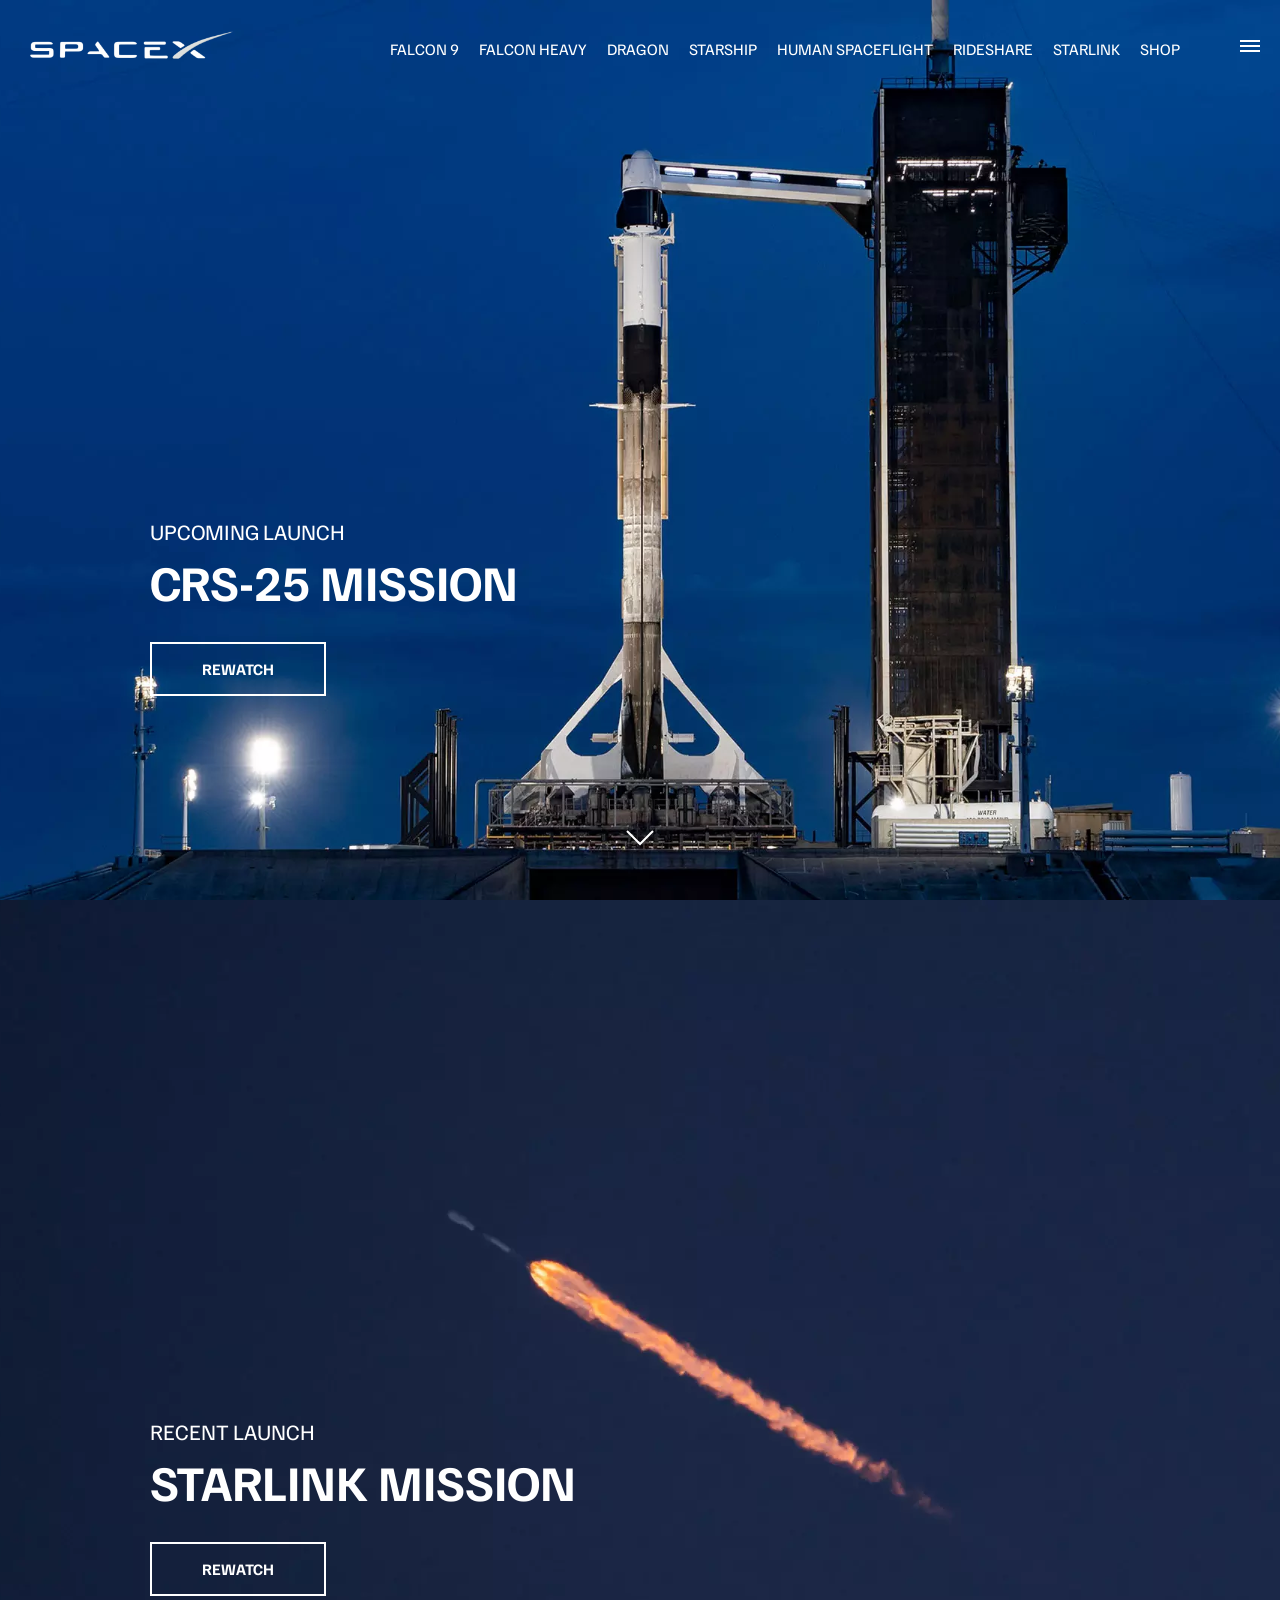
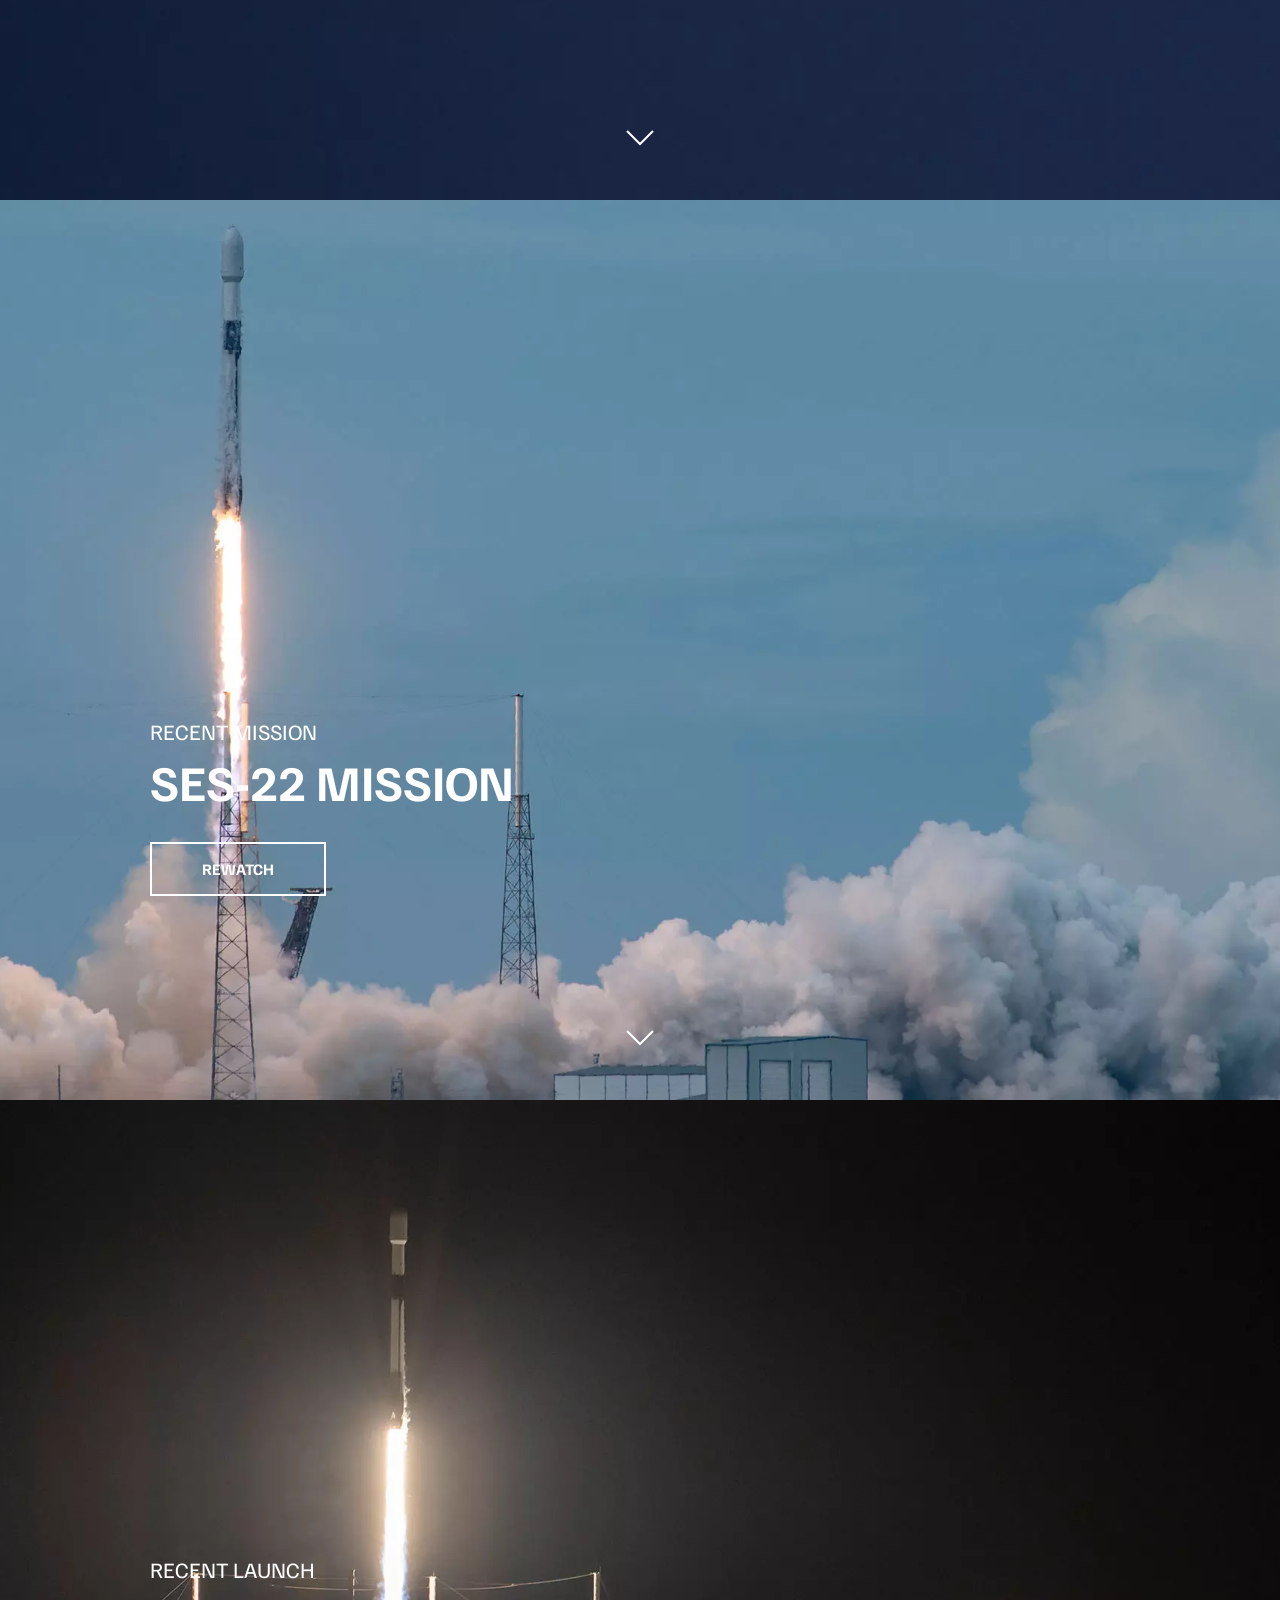
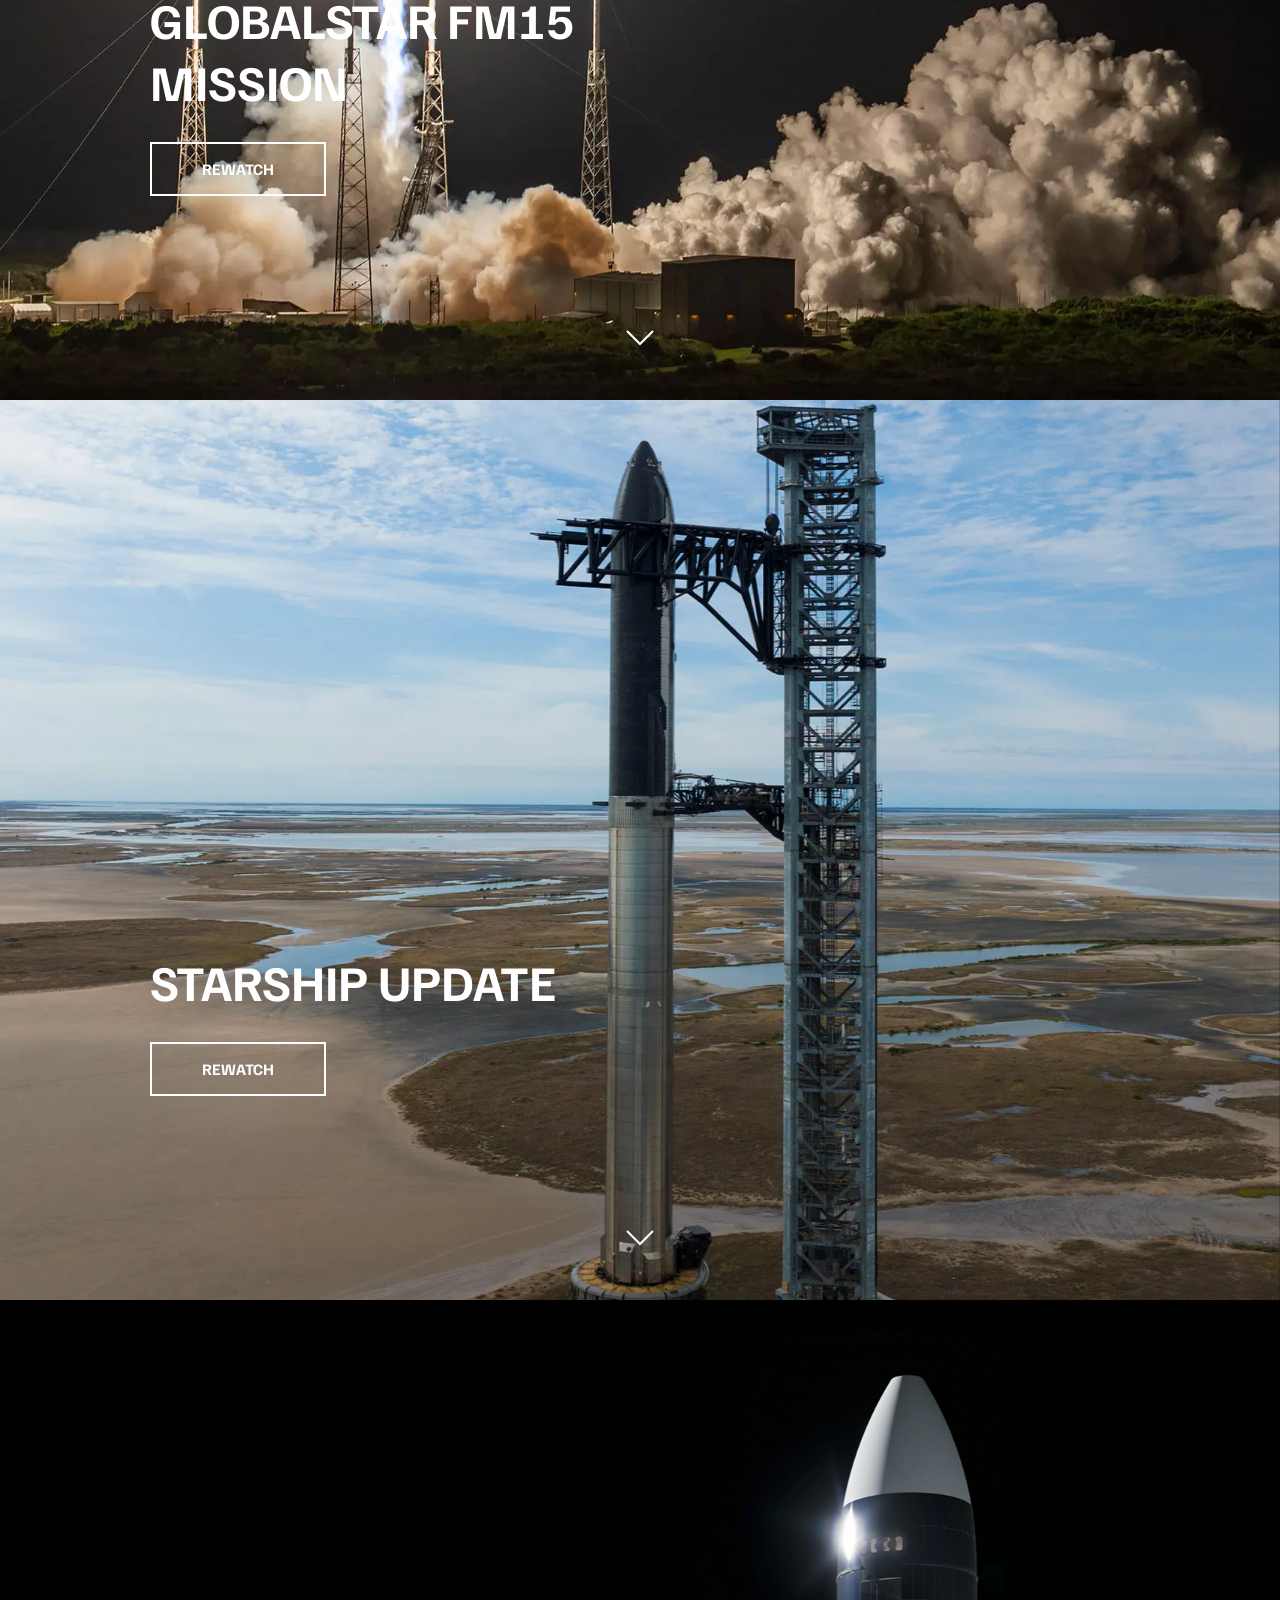
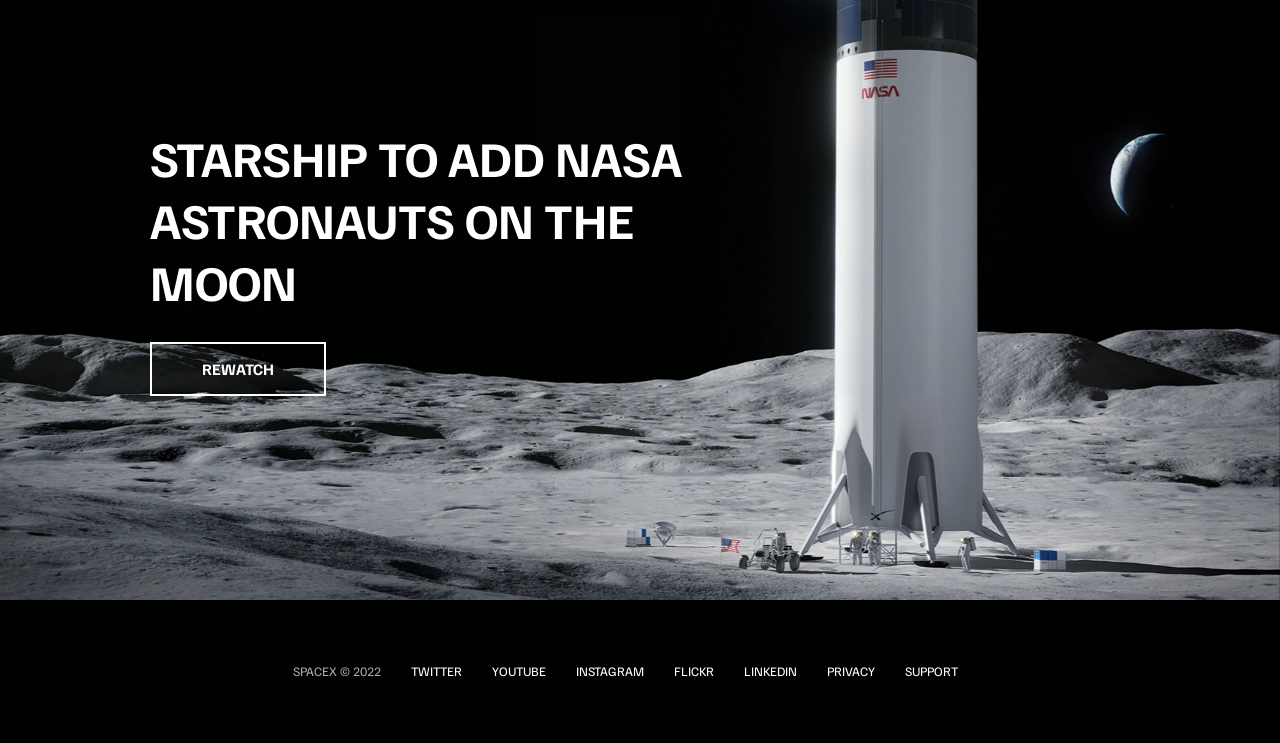
<file: index.html>
<!DOCTYPE html>
<html lang="en">
<head>
    <meta charset="UTF-8">
    <title>Space-X</title>
    <link rel="stylesheet" href="css/style.css"/>
    <script src="js/script.js" defer></script>
</head>
<body>
    <div id="overlay"></div>
    <div id="mobile-menu" class="mobile-main-menu show-menu">
        <ul>
            <li><a href="#">Mission</a></li>
            <li><a href="#">Launches</a></li>
            <li><a href="#">Careers</a></li>
            <li><a href="#">Updates</a></li>
            <li><a href="#">Shop</a></li>

            <li class="mobile-only"><a href="falcon9.html">Falcon 9</a></li>
            <li class="mobile-only"><a href="falcon-heavy.html">Falcon Heavy</a></li>
            <li class="mobile-only"><a href="dragon.html">Dragon</a></li>
            <li class="mobile-only"><a href="#">Starship</a></li>
            <li class="mobile-only"><a href="#">Human Spaceflight</a></li>
            <li class="mobile-only"><a href="#">Rideshare</a></li>
            <li class="mobile-only"><a href="#">Starlink</a></li>
            <li class="mobile-only"><a href="#">Shop</a></li>
        </ul>
    </div>
    <header class="main-header">
        <div class="logo">
            <a href="index.html">
                <img src="img/logo.png" alt="SpaceX"/>
            </a>
        </div>
        <nav class="desktop-main-menu">
            <ul>
                <li><a href="falcon9.html">Falcon 9</a></li>
                <li><a href="falcon-heavy.html">Falcon Heavy</a></li>
                <li><a href="dragon.html">Dragon</a></li>
                <li><a href="#">Starship</a></li>
                <li><a href="#">Human Spaceflight</a></li>
                <li><a href="#">Rideshare</a></li>
                <li><a href="#">Starlink</a></li>
                <li><a href="#">Shop</a></li>
            </ul>
        </nav>
    </header>

    <!-- Hamburger Menu -->
    <button id="menu-btn" class="hamburger open" type="button">
        <span class="hamburger-top"></span>
        <span class="hamburger-middle"></span>
        <span class="hamburger-bottom"></span>
    </button>

    <!-- Section A -->
    <section class="section-a">
        <div class="section-inner">
            <h4>Upcoming Launch</h4>
            <h2>CRS-25 Mission</h2>
            <a href="#" class="btn animate">
                <div class="hover"></div>
                <span>Rewatch</span>
            </a>
        </div>
        <div class="scroll-arrow">
            <svg width="30px" height="20px">
                <path
                    stroke="#ffffff"
                    fill="none"
                    stroke-width="2px"
                    d="M2.000,5.000 L15.000,18.000 L28.000,5.00"
                ></path>
            </svg>
        </div>
    </section>

    <!-- Section B -->
    <section class="section-b">
        <div class="section-inner">
            <h4>Recent Launch</h4>
            <h2>Starlink Mission</h2>
            <a href="#" class="btn animate">
                <div class="hover"></div>
                <span>Rewatch</span>
            </a>
        </div>
        <div class="scroll-arrow">
            <svg width="30px" height="20px">
                <path
                        stroke="#ffffff"
                        fill="none"
                        stroke-width="2px"
                        d="M2.000,5.000 L15.000,18.000 L28.000,5.00"
                ></path>
            </svg>
        </div>
    </section>

    <!-- Section C -->
    <section class="section-c">
        <div class="section-inner">
            <h4>Recent Mission</h4>
            <h2>SES-22 Mission</h2>
            <a href="#" class="btn animate">
                <div class="hover"></div>
                <span>Rewatch</span>
            </a>
        </div>
        <div class="scroll-arrow">
            <svg width="30px" height="20px">
                <path
                        stroke="#ffffff"
                        fill="none"
                        stroke-width="2px"
                        d="M2.000,5.000 L15.000,18.000 L28.000,5.00"
                ></path>
            </svg>
        </div>
    </section>

    <!-- Section D -->
    <section class="section-d">
        <div class="section-inner">
            <h4>Recent Launch</h4>
            <h2>Globalstar FM15 Mission</h2>
            <a href="#" class="btn animate">
                <div class="hover"></div>
                <span>Rewatch</span>
            </a>
        </div>
        <div class="scroll-arrow">
            <svg width="30px" height="20px">
                <path
                        stroke="#ffffff"
                        fill="none"
                        stroke-width="2px"
                        d="M2.000,5.000 L15.000,18.000 L28.000,5.00"
                ></path>
            </svg>
        </div>
    </section>

    <!-- Section E -->
    <section class="section-e">
        <div class="section-inner">
            <h2>Starship Update</h2>
            <a href="#" class="btn animate">
                <div class="hover"></div>
                <span>Rewatch</span>
            </a>
        </div>
        <div class="scroll-arrow">
            <svg width="30px" height="20px">
                <path
                        stroke="#ffffff"
                        fill="none"
                        stroke-width="2px"
                        d="M2.000,5.000 L15.000,18.000 L28.000,5.00"
                ></path>
            </svg>
        </div>
    </section>

    <!-- Section F -->
    <section class="section-f">
        <div class="section-inner">
            <h2>Starship to add NASA astronauts on the Moon</h2>
            <a href="#" class="btn animate">
                <div class="hover"></div>
                <span>Rewatch</span>
            </a>
    </section>

    <footer>
        <ul>
            <li>SpaceX &copy; 2022</li>
            <li><a href="#">Twitter</a></li>
            <li><a href="#">YouTube</a></li>
            <li><a href="#">Instagram</a></li>
            <li><a href="#">Flickr</a></li>
            <li><a href="#">LinkedIn</a></li>
            <li><a href="#">Privacy</a></li>
            <li><a href="#">Support</a></li>
        </ul>
    </footer>
</body>
</html>
</file>
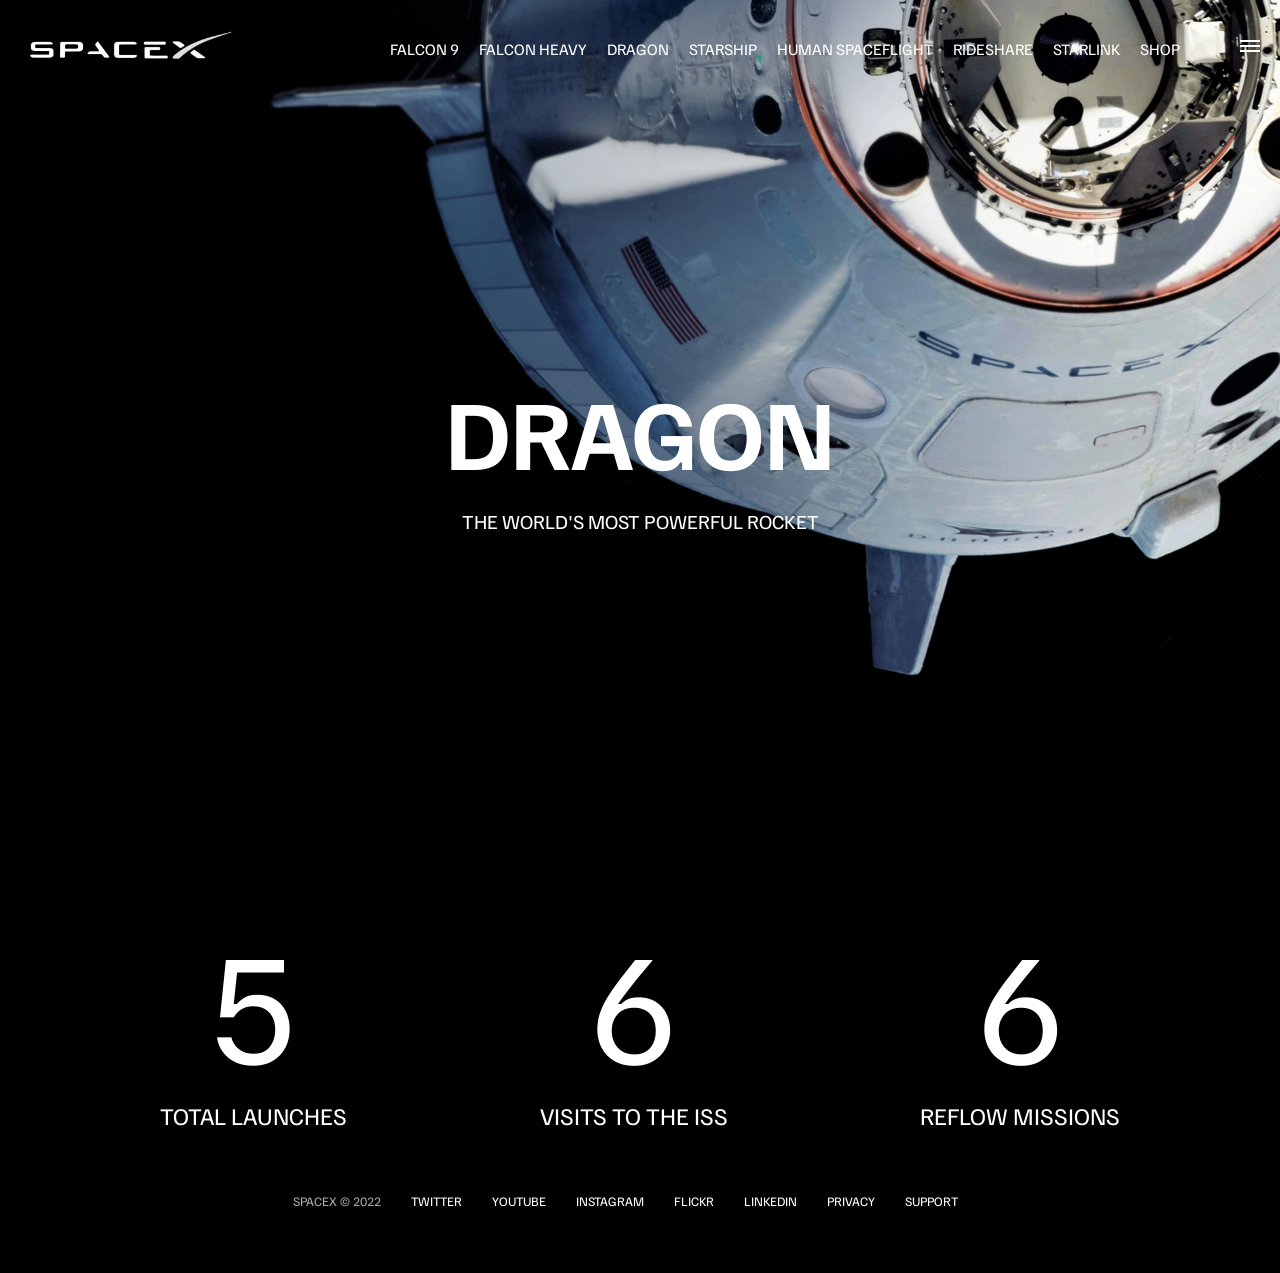
<file: dragon.html>
<!DOCTYPE html>
<html lang="en">
<head>
    <meta charset="UTF-8">
    <title>Space-X - Dragon</title>
    <link rel="stylesheet" href="css/style.css"/>
    <script src="js/script.js" defer></script>
</head>
<body>
    <div id="overlay"></div>
    <div id="mobile-menu" class="mobile-main-menu show-menu">
        <ul>
            <li><a href="#">Mission</a></li>
            <li><a href="#">Launches</a></li>
            <li><a href="#">Careers</a></li>
            <li><a href="#">Updates</a></li>
            <li><a href="#">Shop</a></li>

            <li class="mobile-only"><a href="falcon9.html">Falcon 9</a></li>
            <li class="mobile-only"><a href="falcon-heavy.html">Falcon Heavy</a></li>
            <li class="mobile-only"><a href="dragon.html">Dragon</a></li>
            <li class="mobile-only"><a href="#">Starship</a></li>
            <li class="mobile-only"><a href="#">Human Spaceflight</a></li>
            <li class="mobile-only"><a href="#">Rideshare</a></li>
            <li class="mobile-only"><a href="#">Starlink</a></li>
            <li class="mobile-only"><a href="#">Shop</a></li>
        </ul>
    </div>
    <header class="main-header">
        <div class="logo">
            <a href="index.html">
                <img src="img/logo.png" alt="SpaceX"/>
            </a>
        </div>
        <nav class="desktop-main-menu">
            <ul>
                <li><a href="falcon9.html">Falcon 9</a></li>
                <li><a href="falcon-heavy.html">Falcon Heavy</a></li>
                <li><a href="dragon.html">Dragon</a></li>
                <li><a href="#">Starship</a></li>
                <li><a href="#">Human Spaceflight</a></li>
                <li><a href="#">Rideshare</a></li>
                <li><a href="#">Starlink</a></li>
                <li><a href="#">Shop</a></li>
            </ul>
        </nav>
    </header>

    <!-- Hamburger Menu -->
    <button id="menu-btn" class="hamburger open" type="button">
        <span class="hamburger-top"></span>
        <span class="hamburger-middle"></span>
        <span class="hamburger-bottom"></span>
    </button>

    <section class="section-animate bg-dragon"></section>
    <div class="section-inner-center">
        <h3>Dragon</h3>
        <p>The world's most powerful rocket</p>
    </div>

    <div class="stats">
        <div>
            <span class="counter" data-target="34">0</span>
            <h4>Total Launches</h4>
        </div>
        <div>
            <span class="counter" data-target="31">0</span>
            <h4>Visits to the ISS</h4>
        </div>
        <div>
            <span class="counter" data-target="13">0</span>
            <h4>Reflow Missions</h4>
        </div>
    </div>

    <footer>
        <ul>
            <li>SpaceX &copy; 2022</li>
            <li><a href="#">Twitter</a></li>
            <li><a href="#">YouTube</a></li>
            <li><a href="#">Instagram</a></li>
            <li><a href="#">Flickr</a></li>
            <li><a href="#">LinkedIn</a></li>
            <li><a href="#">Privacy</a></li>
            <li><a href="#">Support</a></li>
        </ul>
    </footer>
</body>
</html>
</file>
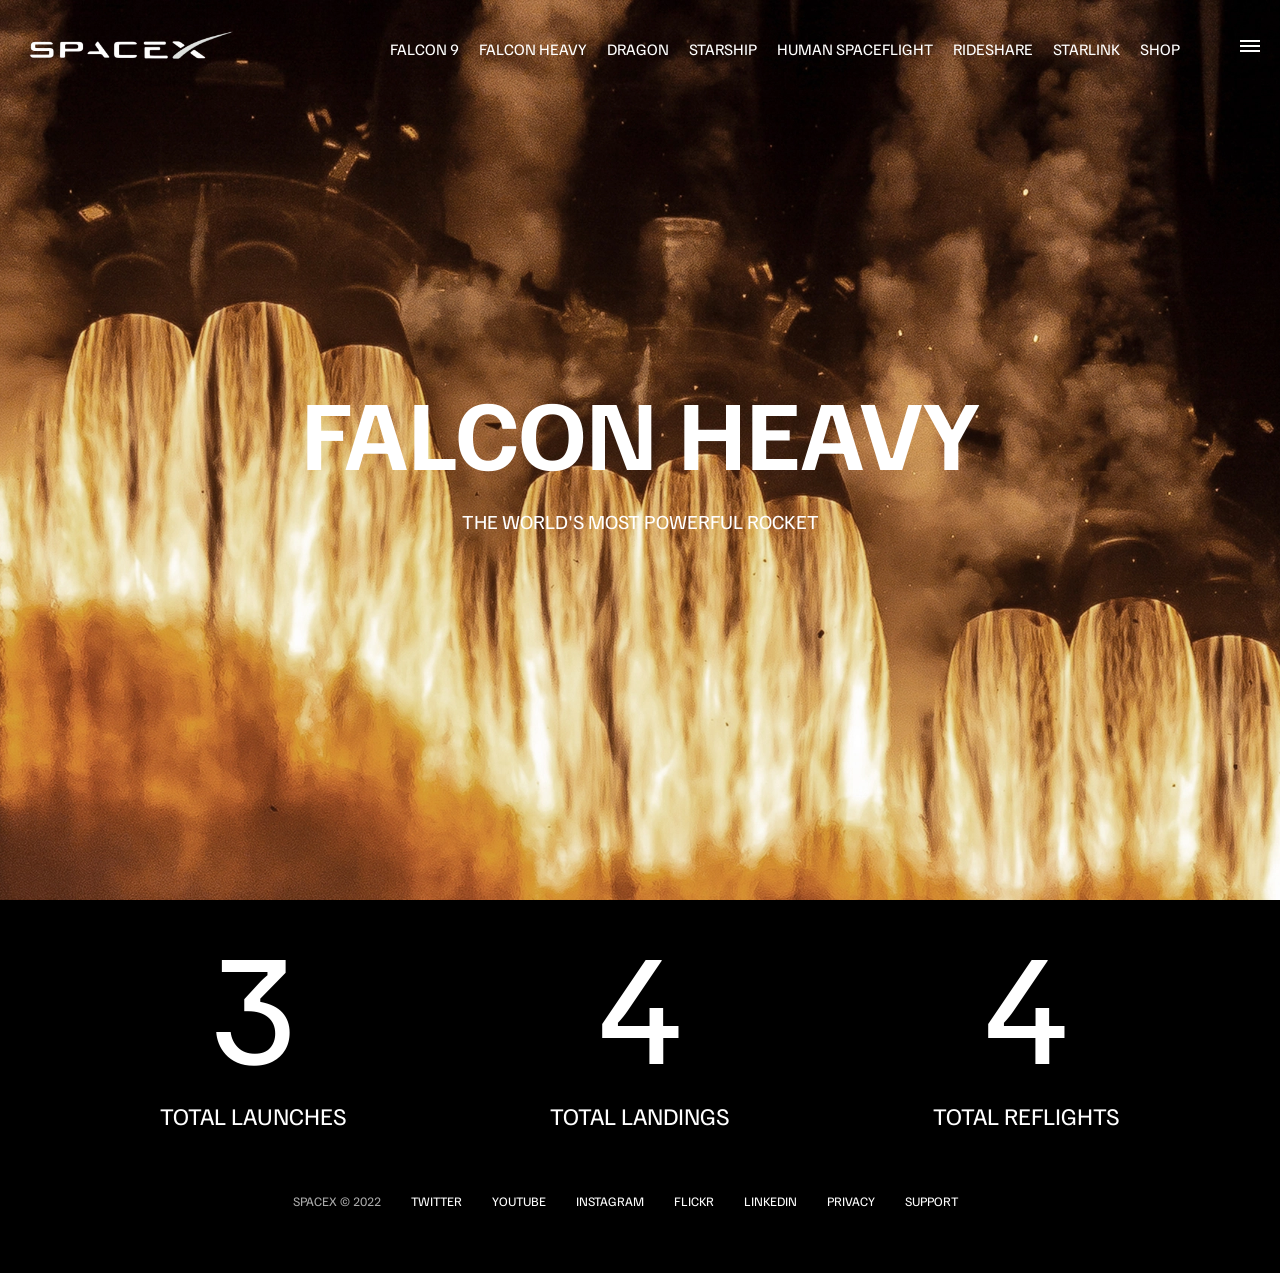
<file: falcon-heavy.html>
<!DOCTYPE html>
<html lang="en">
<head>
    <meta charset="UTF-8">
    <title>Space-X - Dragon</title>
    <link rel="stylesheet" href="css/style.css"/>
    <script src="js/script.js" defer></script>
</head>
<body>
<div id="overlay"></div>
<div id="mobile-menu" class="mobile-main-menu show-menu">
    <ul>
        <li><a href="#">Mission</a></li>
        <li><a href="#">Launches</a></li>
        <li><a href="#">Careers</a></li>
        <li><a href="#">Updates</a></li>
        <li><a href="#">Shop</a></li>

        <li class="mobile-only"><a href="falcon9.html">Falcon 9</a></li>
        <li class="mobile-only"><a href="falcon-heavy.html">Falcon Heavy</a></li>
        <li class="mobile-only"><a href="dragon.html">Dragon</a></li>
        <li class="mobile-only"><a href="#">Starship</a></li>
        <li class="mobile-only"><a href="#">Human Spaceflight</a></li>
        <li class="mobile-only"><a href="#">Rideshare</a></li>
        <li class="mobile-only"><a href="#">Starlink</a></li>
        <li class="mobile-only"><a href="#">Shop</a></li>
    </ul>
</div>
<header class="main-header">
    <div class="logo">
        <a href="index.html">
            <img src="img/logo.png" alt="SpaceX"/>
        </a>
    </div>
    <nav class="desktop-main-menu">
        <ul>
            <li><a href="falcon9.html">Falcon 9</a></li>
            <li><a href="falcon-heavy.html">Falcon Heavy</a></li>
            <li><a href="dragon.html">Dragon</a></li>
            <li><a href="#">Starship</a></li>
            <li><a href="#">Human Spaceflight</a></li>
            <li><a href="#">Rideshare</a></li>
            <li><a href="#">Starlink</a></li>
            <li><a href="#">Shop</a></li>
        </ul>
    </nav>
</header>

<!-- Hamburger Menu -->
<button id="menu-btn" class="hamburger open" type="button">
    <span class="hamburger-top"></span>
    <span class="hamburger-middle"></span>
    <span class="hamburger-bottom"></span>
</button>

<section class="section-animate bg-falcon-heavy"></section>
<div class="section-inner-center">
    <h3>Falcon Heavy</h3>
    <p>The world's most powerful rocket</p>
</div>

<div class="stats">
    <div>
        <span class="counter" data-target="3">0</span>
        <h4>Total Launches</h4>
    </div>
    <div>
        <span class="counter" data-target="7">0</span>
        <h4>Total Landings</h4>
    </div>
    <div>
        <span class="counter" data-target="4">0</span>
        <h4>Total Reflights</h4>
    </div>
</div>

<footer>
    <ul>
        <li>SpaceX &copy; 2022</li>
        <li><a href="#">Twitter</a></li>
        <li><a href="#">YouTube</a></li>
        <li><a href="#">Instagram</a></li>
        <li><a href="#">Flickr</a></li>
        <li><a href="#">LinkedIn</a></li>
        <li><a href="#">Privacy</a></li>
        <li><a href="#">Support</a></li>
    </ul>
</footer>
</body>
</html>
</file>
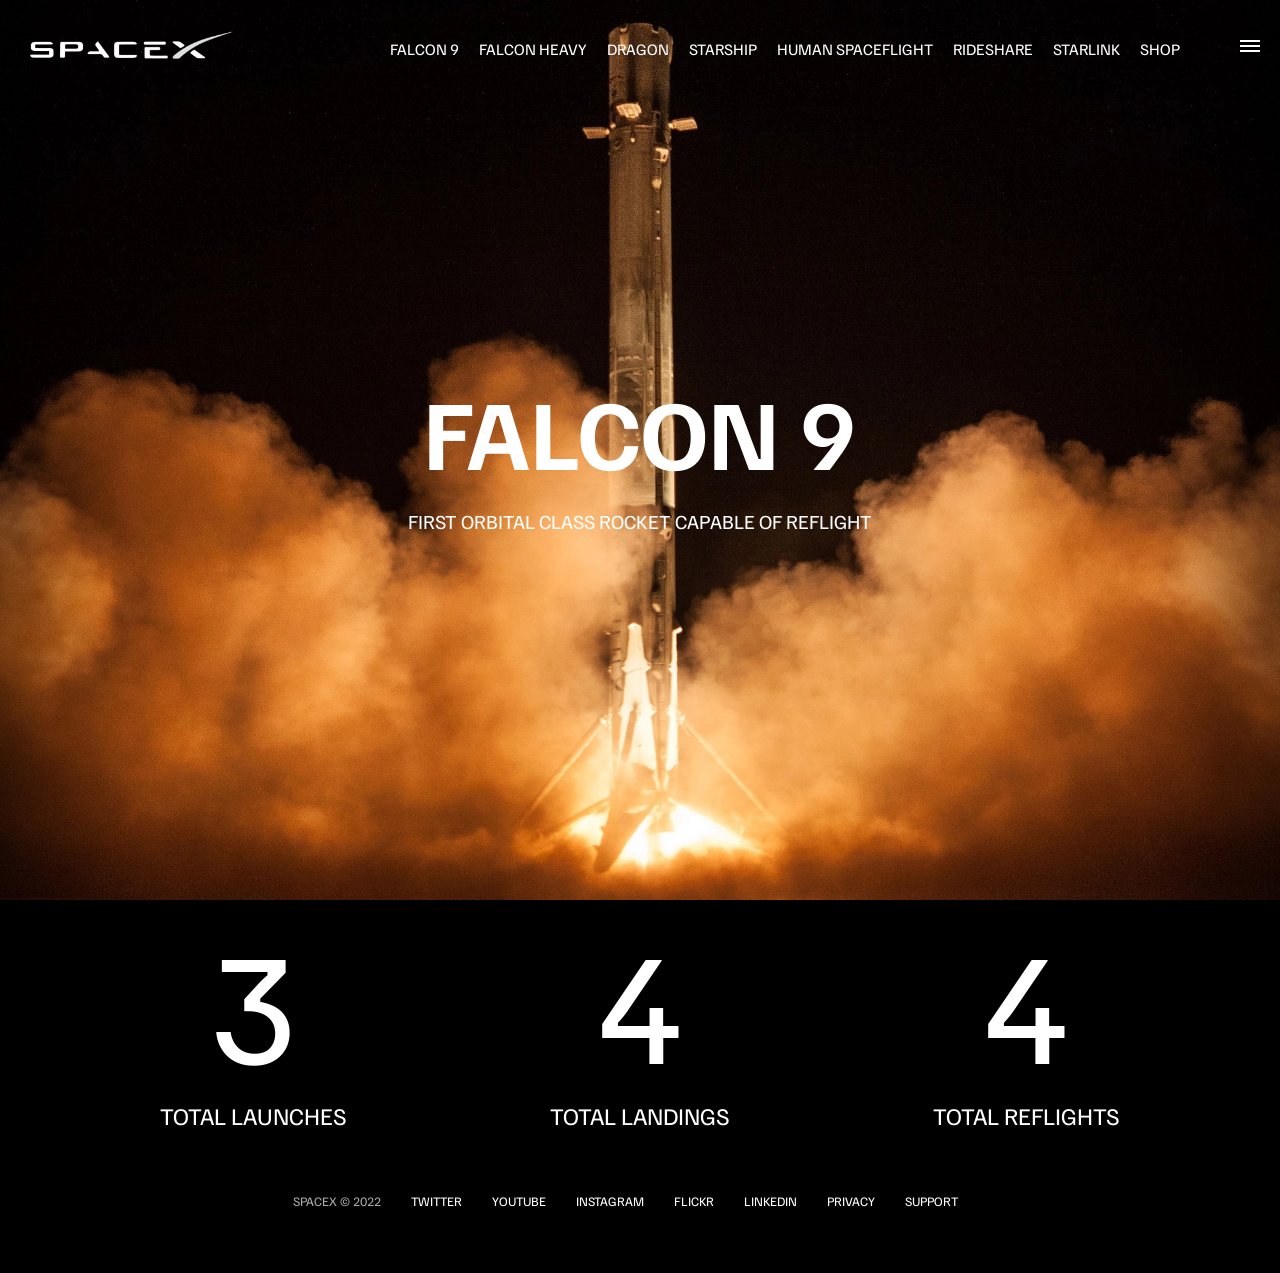
<file: falcon9.html>
<!DOCTYPE html>
<html lang="en">
<head>
    <meta charset="UTF-8">
    <title>Space-X - Falcon 9</title>
    <link rel="stylesheet" href="css/style.css"/>
    <script src="js/script.js" defer></script>
</head>
<body>
    <div id="overlay"></div>
    <div id="mobile-menu" class="mobile-main-menu show-menu">
        <ul>
            <li><a href="#">Mission</a></li>
            <li><a href="#">Launches</a></li>
            <li><a href="#">Careers</a></li>
            <li><a href="#">Updates</a></li>
            <li><a href="#">Shop</a></li>

            <li class="mobile-only"><a href="falcon9.html">Falcon 9</a></li>
            <li class="mobile-only"><a href="falcon-heavy.html">Falcon Heavy</a></li>
            <li class="mobile-only"><a href="dragon.html">Dragon</a></li>
            <li class="mobile-only"><a href="#">Starship</a></li>
            <li class="mobile-only"><a href="#">Human Spaceflight</a></li>
            <li class="mobile-only"><a href="#">Rideshare</a></li>
            <li class="mobile-only"><a href="#">Starlink</a></li>
            <li class="mobile-only"><a href="#">Shop</a></li>
        </ul>
    </div>
    <header class="main-header">
        <div class="logo">
            <a href="index.html">
                <img src="img/logo.png" alt="SpaceX"/>
            </a>
        </div>
        <nav class="desktop-main-menu">
            <ul>
                <li><a href="falcon9.html">Falcon 9</a></li>
                <li><a href="falcon-heavy.html">Falcon Heavy</a></li>
                <li><a href="dragon.html">Dragon</a></li>
                <li><a href="#">Starship</a></li>
                <li><a href="#">Human Spaceflight</a></li>
                <li><a href="#">Rideshare</a></li>
                <li><a href="#">Starlink</a></li>
                <li><a href="#">Shop</a></li>
            </ul>
        </nav>
    </header>

    <!-- Hamburger Menu -->
    <button id="menu-btn" class="hamburger open" type="button">
        <span class="hamburger-top"></span>
        <span class="hamburger-middle"></span>
        <span class="hamburger-bottom"></span>
    </button>

    <section class="section-animate bg-falcon-9"></section>
    <div class="section-inner-center">
        <h3>Falcon 9</h3>
        <p>First orbital class rocket capable of reflight</p>
    </div>

    <div class="stats">
        <div>
            <span class="counter" data-target="3">0</span>
            <h4>Total Launches</h4>
        </div>
        <div>
            <span class="counter" data-target="7">0</span>
            <h4>Total Landings</h4>
        </div>
        <div>
            <span class="counter" data-target="4">0</span>
            <h4>Total Reflights</h4>
        </div>
    </div>

    <footer>
        <ul>
            <li>SpaceX &copy; 2022</li>
            <li><a href="#">Twitter</a></li>
            <li><a href="#">YouTube</a></li>
            <li><a href="#">Instagram</a></li>
            <li><a href="#">Flickr</a></li>
            <li><a href="#">LinkedIn</a></li>
            <li><a href="#">Privacy</a></li>
            <li><a href="#">Support</a></li>
        </ul>
    </footer>
</body>
</html>
</file>
<file: css/style.css>
@import url('https://fonts.googleapis.com/css2?family=Familjen+Grotesk:wght@400;600;700&display=swap');

*, *::before, *::after {
    margin: 0;
    padding: 0;
    box-sizing: border-box;
}

body {
    font-family: 'Familjen Grotesk', sans-serif;
    background: #000;
    color: #fff;
}

a {
    text-decoration: none;
    color: #fff;
}

ul {
    list-style: none;
}

.main-header {
    position: fixed;
    top: 0;
    left: 0;
    width: 100%;
    z-index: 3;
    display: flex;
    justify-content: space-between;
    align-items: center;
    text-transform: uppercase;
    height: 100px;
    padding: 0 30px;
}
/* Logo */
.logo {
    width: 210px;
    height: auto;
}

.logo img {
    display: block;
    width: 100%;
    height: auto;
}

/* Desktop Menu */
.desktop-main-menu {
    margin-right: 50px;
}

.desktop-main-menu ul {
    display: flex;
}

.desktop-main-menu ul li {
    position: relative;
    margin-right: 20px;
    padding-bottom: 2px;
}

/* Menu Item Bottom-Border */
.desktop-main-menu ul li a::after {
    /* Always add the content property when using ::after. */
    content: '';
    position: absolute;
    bottom: 0;
    left: 0;
    width: 100%;
    height: 1px;
    background-color: white;
    transform: scaleX(0);
    transition: transform 0.6s cubic-bezier(.19, 1, .22, 1);
    transform-origin: right center;
}

.desktop-main-menu ul li a:hover::after {
    transform: scaleX(1);
    transform-origin: left center;
    transition-duration: 0.4s;
}

/* Sections */
section {
    position: relative;
    height: 100vh;
    background-position: center center;
    background-repeat: no-repeat;
    background-size: cover;
    text-transform: uppercase;
}

.section-inner {
    position: absolute;
    bottom: 200px;
    left: 150px;
    max-width: 560px;
}

.section-inner h4 {
    font-size: 22px;
    margin-bottom: 5px;
    font-weight: 300;
    animation: fadeInUp 0.5s ease-in-out;
}

.section-inner h2 {
    font-size: 50px;
    font-weight: 700;
    margin-bottom: 20px;
    animation: fadeInUp 0.5s ease-in-out .2s;
    animation-fill-mode: both;
}

.section-inner a {
    animation: fadeInUp 0.5s ease-in-out .4s;
    animation-fill-mode: both;
}

.section-inner-center {
    position: absolute;
    top: 50%;
    left: 50%;
    transform: translate(-50%, -50%);
    text-transform: uppercase;
    text-align: center;
    width: 80%;
}

.section-inner-center h3 {
    font-size: 100px;
    margin-bottom: 15px;
    animation: fadeInUp 0.5s ease-in-out;
}

.section-inner-center p {
    font-size: 20px;
    animation: fadeInUp 0.5s ease-in-out 0.2s;
    animation-fill-mode: both;
}

/* Background Images */
.section-a {
    background-image: url('../img/section-a.webp');
}

.section-b {
    background-image: url('../img/section-b.webp');
}

.section-c {
    background-image: url('../img/section-c.webp');
}

.section-d {
    background-image: url('../img/section-d.webp');
}

.section-e {
    background-image: url('../img/section-e.webp');
}

.section-f {
    background-image: url('../img/section-f.webp');
}

.bg-falcon-9 {
    background-image: url('../img/falcon-9.webp');
}

.bg-falcon-heavy {
    background-image: url('../img/falcon-heavy.webp');
}

.bg-dragon {
    background-image: url('../img/dragon.webp');
}

.btn {
    position: relative;
    display: inline-block;
    cursor: pointer;
    text-align: center;
    min-width: 130px;
    padding: 15px 50px;
    margin-top: 10px;
    border: 2px solid #fff;
    text-transform: uppercase;
    font-weight: bold;
    overflow: hidden;
    z-index: 2;
}

.btn:hover span {
    color: #000;
}

.btn .hover {
    position: absolute;
    top: 0;
    left: 0;
    width: 100%;
    height: 100%;
    background-color: #fff;
    color: #fff;
    z-index: -1;
    transform: translateY(100%);
    transition: transform 0.6s cubic-bezier(.19, 1, .22, 1);
}

.btn:hover .hover {
    transform: translateY(0);
}

.scroll-arrow {
    position: absolute;
    bottom: 50px;
    left: 50%;
    transform: translateX(-50%);
    animation: fadeBounce 3s infinite;
}

/* Hamburger Menu */
.hamburger {
    position: fixed;
    top: 40px;
    right: 20px;
    z-index: 10;
    cursor: pointer;
    width: 20px;
    height: 20px;
    background: none;
    border: none;
}

.hamburger-top,
.hamburger-middle,
.hamburger-bottom {
    position: absolute;
    width: 20px;
    height: 2px;
    top: 0;
    left: 0;
    background: #fff;
    transition: all .5s;
}

.hamburger-middle {
    transform: translateY(5px);
}

.hamburger-bottom {
    transform: translateY(10px);
}

/* Overlay */
.overlay-show {
    position: fixed;
    top: 0;
    left: 0;
    width: 100%;
    height: 100%;
    background-color: rgba(0,0,0,.5);
    z-index: 3;
}

.stop-scrolling {
    overflow: hidden;
}

.stats {
    max-width: 960px;
    margin: 0 auto;
    display: flex;
    align-items: center;
    justify-content: space-between;
    text-align: center;
    text-transform: uppercase;
}

.stats div span {
    font-size: 160px;
}

.stats div h4 {
    font-size: 24px;
    font-weight: 300;
}

/* Transition Hamburger to X */
.open {
    transform: rotate(90deg);
}

.open .hamburger-top {
    transform: rotate(45deg) translateY(6px) translateX(6px);
}

.open .hamburger-middle {
    display: none;
}

.open .hamburger-bottom {
    transform: rotate(-45deg) translateY(6px) translateX(-6px);
}

/* Footer */
footer {
    position: relative;
    padding: 55px 0;
}

footer ul {
    display: flex;
    justify-content: center;
    align-items: center;
    flex-wrap: wrap;
}

footer ul li {
    margin-right: 30px;
    color: #aaa;
    text-transform: uppercase;
    font-size: 13px;
    line-height: 2.5;
}

footer ul li a {
    color: #fff;
    transition: color 0.6s;
}

footer ul li a:hover {
    color: #aaa;
}

/* Mobile Menu */
.mobile-only {
    display: none;
}

.mobile-main-menu {
    position: fixed;
    top: 0;
    right: 0;
    width: 350px;
    height: 100%;
    z-index: 4;
    background-color: #000;

    display: flex;
    align-items: center;
    justify-content: center;

    transform: translateX(100%);
    transition: transform .6s cubic-bezier(.19, 1, .22, 1);
}

/* Bring Menu from Right */
.show-menu {
    transform: translateX(0);
}

.mobile-main-menu ul {
    display: flex;
    flex-direction: column;
    align-items: end;
    justify-content: center;
    padding: 50px;
    width: 100%;
}

.mobile-main-menu ul li {
    margin-bottom: 20px;
    font-size: 18px;
    text-transform: uppercase;
    border-bottom: 1px #555 dotted;
    width: 100%;
    text-align: right;
    padding-bottom: 8px;
}

.mobile-main-menu ul li a {
    color: #fff;
    transition: color 0.6s;
}

.mobile-main-menu ul li a:hover {
    color: #aaa;
}

/* Animations */
@keyframes fadeInUp {
    0% {
        opacity: 0;
        transform: translateY(140px);
    }

    100% {
        opacity: 1;
        transform: translateY(0);
    }
}

@keyframes fadeBounce {
    0%, 20%, 50%, 80%, 100% {
        opacity: 0;
        transform: translateY(-20px)
    }

    40% {
        opacity: 1;
        transform: translateY(0);
    }
}

/* Media Queries */
@media(max-width: 960px) {
    /* Hide desktop menu */
    .desktop-main-menu {
        display: none;
    }

    .mobile-only {
        display: block;
    }

    .section-inner-center {
        width: 80%;
    }

    .section-inner-center h3 {
        font-size: 50px;
    }
}

@media(max-width: 600px) {
    .section-inner {
        bottom: 75px;
        left: 20px;
    }

    .section-inner h2 {
        font-size: 40px;
    }

    footer ul li:first-child {
        position: absolute;
        top: 30px;
        left: 50%;
        transform: translate(-50%, -50%);
    }

    footer ul li {
        margin-right: 10px;
    }

    .logo {
        width: 150px;
        margin: auto;
    }

    .stats {
        flex-direction: column;
    }

    .stats div {
        margin-bottom: 20px;
    }
}
</file>
